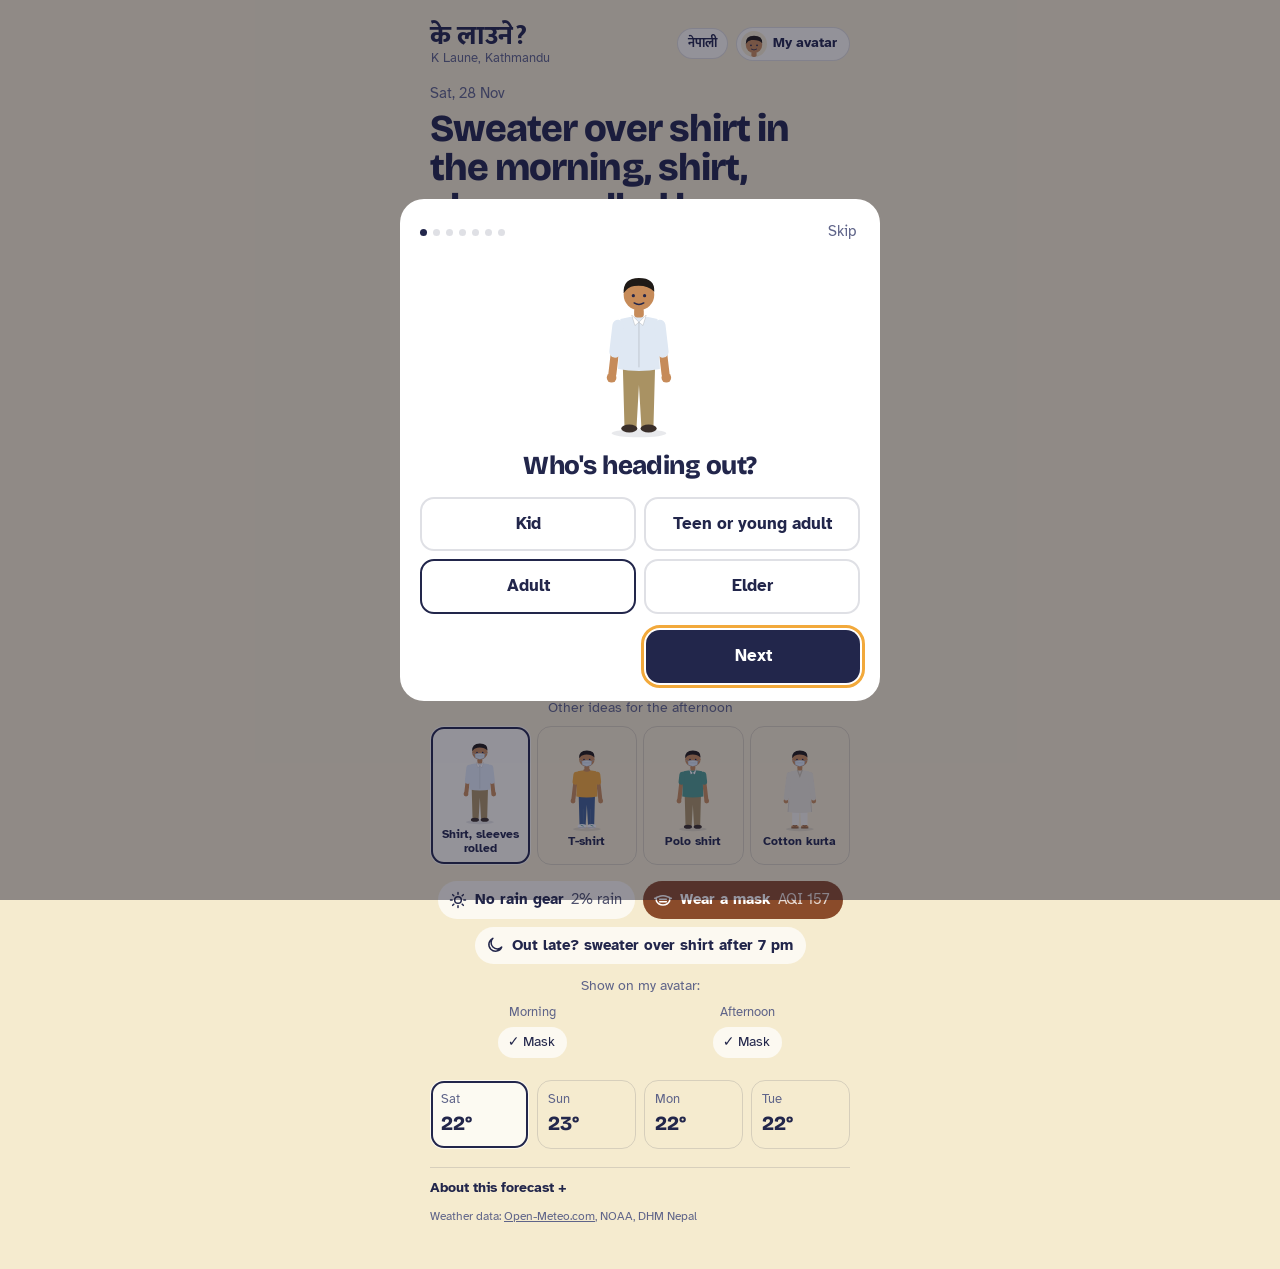
<file: docs/index.html>
<!doctype html>
<html lang="en">
<head>
<meta charset="utf-8">
<meta name="viewport" content="width=device-width, initial-scale=1, viewport-fit=cover">
<title>के लाउने? K Laune — what to wear in Kathmandu</title>
<meta name="description" content="Kathmandu's forecast as an outfit on your own avatar: what to wear in the morning and afternoon, and whether to take an umbrella or raincoat.">
<link rel="manifest" href="manifest.webmanifest">
<meta name="theme-color" content="#1a1d37">
<meta name="apple-mobile-web-app-capable" content="yes">
<meta name="apple-mobile-web-app-title" content="K Laune">
<link rel="apple-touch-icon" href="icons/apple-touch-icon.png">
<link rel="icon" type="image/png" href="icons/icon-192.png">
<link rel="preconnect" href="https://fonts.googleapis.com">
<link rel="preconnect" href="https://fonts.gstatic.com" crossorigin>
<link href="https://fonts.googleapis.com/css2?family=Bricolage+Grotesque:opsz,wght@12..96,600;12..96,800&family=Atkinson+Hyperlegible:wght@400;700&family=Mukta:wght@500;700;800&display=swap" rel="stylesheet">
<link rel="stylesheet" href="style.css">
</head>
<body data-mood="mild">
<main>
  <header>
    <span class="logo" lang="ne">के लाउने?<small id="t-sub">K Laune, Kathmandu</small></span>
    <span class="hdr-right"><span id="badge"></span><button class="lang" id="lang" type="button" aria-label="Change language"></button><button class="me" id="me" type="button"></button></span>
  </header>
  <p class="when" id="when">&nbsp;</p>
  <h1 id="headline">&nbsp;</h1>
  <div class="stage" id="stage" aria-live="polite"></div>
  <div class="ideas" id="ideas"></div>
  <div class="chips" id="chips"></div>
  <div class="wear-row" id="wear"></div>
  <div class="days" id="days" role="group" aria-label="Choose a day"></div>
  <details>
    <summary id="t-about"></summary>
    <p id="conf"></p>
    <p id="updated"></p>
    <p id="t-how"></p>
    <p><button class="theme" id="theme" type="button"></button></p>
  </details>
  <p class="credit"><span id="t-data"></span> <a href="https://open-meteo.com/">Open-Meteo.com</a>, NOAA, DHM Nepal</p>
</main>

<div class="sheet" id="sheet" role="dialog" aria-modal="true" aria-labelledby="q">
  <div class="panel">
    <div class="panel-top"><span class="dots" id="dots"></span><button class="skip" id="skip" type="button"></button></div>
    <div class="preview" id="preview"></div>
    <h2 class="q" id="q"></h2>
    <div id="answers"></div>
    <div class="nav"><button class="back" id="back" type="button"></button><button class="next" id="next" type="button"></button></div>
  </div>
</div>
<script src="app.js"></script>
</body>
</html>
</file>
<file: docs/style.css>
:root{
  --ink:#22264b; --ink-soft:#5f6489; --line:rgba(34,38,75,.14); --card:rgba(255,255,255,.72); --sheet:#ffffff;
  --sky:#e4edf5; --monsoon:#3d6fb6; --marigold:#f2a93b; --floor:rgba(34,38,75,.10);
  --display:"Bricolage Grotesque", "Mukta", "Nirmala UI", system-ui, sans-serif;
  --body:"Atkinson Hyperlegible", "Mukta", "Nirmala UI", system-ui, -apple-system, "Segoe UI", sans-serif;
  box-sizing:border-box;
  padding-top:env(safe-area-inset-top,0px); padding-bottom:env(safe-area-inset-bottom,0px);
}
@media (prefers-color-scheme:dark){
  :root:not([data-theme="light"]){--ink:#eef1ff; --ink-soft:#a9aed6; --line:rgba(238,241,255,.16); --card:rgba(40,44,80,.72); --sheet:#22264a; --floor:rgba(0,0,0,.28)}
}
:root[data-theme="dark"]{--ink:#eef1ff; --ink-soft:#a9aed6; --line:rgba(238,241,255,.16); --card:rgba(40,44,80,.72); --sheet:#22264a; --floor:rgba(0,0,0,.28)}
html{scroll-padding-top:env(safe-area-inset-top,0px)}
*,*::before,*::after{box-sizing:border-box}
body{margin:0; color:var(--ink); font-family:var(--body); font-size:17px; line-height:1.45; background:var(--sky); transition:background-color .6s ease}
body[data-mood="cold"]{--sky:#d9e6f4} body[data-mood="mild"]{--sky:#e2eee2} body[data-mood="warm"]{--sky:#f5ebcf}
body[data-mood="hot"]{--sky:#f8ddc6} body[data-mood="rain"]{--sky:#d5dce8}
:root[data-theme="dark"] body{--sky:#1a1d37}
:root[data-theme="dark"] body[data-mood="hot"],:root[data-theme="dark"] body[data-mood="warm"]{--sky:#2a2134}
:root[data-theme="dark"] body[data-mood="rain"]{--sky:#152031}
main{max-width:460px; margin:0 auto; padding:22px 20px 32px}
header{display:flex; justify-content:space-between; align-items:center; gap:10px}
.logo{font-family:"Mukta", "Nirmala UI", var(--display); font-weight:800; font-size:27px; line-height:1; letter-spacing:0}
.logo small{display:block; margin:3px 0 0 1px; font-family:var(--body); font-weight:400; font-size:13px; color:var(--ink-soft); letter-spacing:0}
.hdr-right{display:flex; align-items:center; gap:8px}
.demo{font-size:12px; padding:2px 8px; border-radius:999px; border:1px solid var(--line); color:var(--ink-soft)}
.lang{border:1px solid var(--line); background:var(--card); color:inherit; font:inherit; font-size:13px; font-weight:700; border-radius:999px; padding:5px 10px; cursor:pointer}
.me{display:inline-flex; align-items:center; gap:6px; border:1px solid var(--line); background:var(--card); color:inherit; font:inherit; font-size:14px; font-weight:700; border-radius:999px; padding:3px 12px 3px 4px; cursor:pointer}
.me svg{width:26px; height:26px; border-radius:50%; background:var(--sky)}
.when{margin:18px 0 0; color:var(--ink-soft); font-size:15px}
h1{font-family:var(--display); font-weight:800; font-size:clamp(28px,8vw,38px); line-height:1.04; letter-spacing:-.025em; margin:4px 0 6px}
.stage{display:flex; justify-content:center; gap:6px; margin:6px -6px 0}
.look{flex:1 1 0; max-width:210px; text-align:center; appearance:none; background:none; border:0; color:inherit; font:inherit; padding:0 0 6px; border-radius:16px; cursor:pointer}
.stage.two .look[aria-pressed="true"]{background:var(--card)}
.ideas{margin:14px 0 0}
.ideas p{margin:0 0 8px; font-size:14px; color:var(--ink-soft); text-align:center}
.idea-row{display:grid; grid-template-columns:repeat(4,1fr); gap:6px}
.idea{appearance:none; border:1px solid var(--line); background:transparent; color:inherit; font:inherit; border-radius:14px; padding:4px 4px 8px; cursor:pointer; min-width:0}
.idea svg{display:block; width:100%; height:96px}
.idea span{display:block; font-size:12px; line-height:1.2; font-weight:700}
.idea[aria-pressed="true"]{background:var(--card); border-color:transparent; box-shadow:0 0 0 2px var(--ink) inset}
.look svg{display:block; width:100%; height:auto; max-height:300px}
.look .time{font-size:14px; color:var(--ink-soft)}
.look .temp{font-family:var(--display); font-weight:800; font-size:34px; line-height:1}
.look .feel{font-size:13px; color:var(--ink-soft)}
.look .wear{font-weight:700; font-size:15px}
.arrow{align-self:center; color:var(--ink-soft); font-size:22px; margin-top:-70px}
@media (prefers-reduced-motion:no-preference){
  .look.enter svg{animation:pop .5s cubic-bezier(.2,.9,.3,1.2) both}
  .look.enter + .arrow + .look.enter svg{animation-delay:.12s}
  @keyframes pop{from{opacity:0; transform:translateY(10px) scale(.96)}to{opacity:1; transform:none}}
}
.chips{display:flex; flex-wrap:wrap; justify-content:center; gap:8px; margin:16px 0 22px}
.chip{display:inline-flex; align-items:center; gap:7px; padding:8px 13px 8px 10px; border-radius:999px; background:var(--card); font-weight:700; font-size:15px}
.chip svg{width:20px; height:20px; stroke:currentColor; fill:none; stroke-width:1.8; stroke-linecap:round; stroke-linejoin:round}
.chip.wet{background:var(--monsoon); color:#fff}
.chip.warn{background:#8a4b2a; color:#fff}
.chip .sub{font-weight:400; opacity:.8}
.wear-row{display:grid; grid-template-columns:1fr; gap:6px 10px; margin:-10px 0 22px; font-size:14px; color:var(--ink-soft); text-align:center}
.wear-row.two{grid-template-columns:1fr 1fr}
.wear-row:empty{display:none}
.wear-row p{grid-column:1 / -1; margin:0}
.wear-cell{display:flex; flex-wrap:wrap; justify-content:center; align-items:center; gap:6px}
.wear-cell span{width:100%; font-size:13px}
.wear{appearance:none; border:1px solid var(--line); background:transparent; color:inherit; font:inherit; font-size:14px; border-radius:999px; padding:4px 11px 4px 9px; cursor:pointer}
.wear::before{content:"○ "}
.wear[aria-pressed="true"]{color:var(--ink); background:var(--card); border-color:transparent}
.wear[aria-pressed="true"]::before{content:"✓ "}
.days{display:grid; grid-template-columns:repeat(3,1fr); gap:8px; margin:0 0 18px}
.day{appearance:none; border:1px solid var(--line); background:transparent; color:inherit; font:inherit; padding:9px 10px 10px; border-radius:14px; cursor:pointer; text-align:left; min-width:0}
.day[aria-pressed="true"]{background:var(--card); border-color:transparent; box-shadow:0 0 0 2px var(--ink) inset}
.day .d{display:block; font-size:13px; color:var(--ink-soft)}
.day .t{font-family:var(--display); font-weight:800; font-size:20px}
.day .u{font-size:14px; margin-left:4px}
button:focus-visible,summary:focus-visible{outline:3px solid var(--marigold); outline-offset:2px}
details{border-top:1px solid var(--line); padding-top:10px; font-size:14px; color:var(--ink-soft)}
summary{cursor:pointer; color:var(--ink); font-weight:700; list-style:none}
summary::-webkit-details-marker{display:none}
summary::after{content:" +"} details[open] summary::after{content:" −"}
details p{margin:8px 0}
.theme{background:none; border:1px solid var(--line); color:inherit; font:inherit; font-size:13px; border-radius:999px; padding:3px 10px; cursor:pointer}
.credit{font-size:12px; color:var(--ink-soft); margin-top:10px}
.credit a,details a{color:inherit}

/* ---- Make-your-avatar sheet ---- */
.sheet{position:fixed; inset:0; z-index:10; display:none; background:rgba(20,22,45,.45); padding:env(safe-area-inset-top,0px) 0 0}
.sheet.open{display:flex; align-items:flex-end; justify-content:center}
.panel{background:var(--sheet); width:100%; max-width:480px; max-height:100%; overflow:auto; border-radius:24px 24px 0 0;
  padding:18px 20px calc(18px + env(safe-area-inset-bottom,0px))}
@media (min-width:560px){.sheet.open{align-items:center} .panel{border-radius:24px}}
.panel-top{display:flex; justify-content:space-between; align-items:center}
.dots{display:flex; gap:6px}
.dots i{width:7px; height:7px; border-radius:50%; background:var(--line)}
.dots i.on{background:var(--ink)}
.skip{background:none; border:0; color:var(--ink-soft); font:inherit; font-size:15px; cursor:pointer; padding:4px}
.preview{display:flex; justify-content:center; height:190px; margin:6px 0 4px}
.preview svg{height:100%; width:auto}
.q{font-family:var(--display); font-weight:800; font-size:26px; letter-spacing:-.02em; margin:0 0 12px; text-align:center}
.opts{display:grid; grid-template-columns:1fr 1fr; gap:8px; margin:0 0 16px}
.opt{appearance:none; border:2px solid var(--line); background:transparent; color:inherit; font:inherit; font-weight:700; padding:13px 10px; border-radius:14px; cursor:pointer; text-align:center}
.opt small{display:block; font-weight:400; font-size:13px; color:var(--ink-soft)}
.opt[aria-pressed="true"]{border-color:var(--ink); background:var(--card)}
.glabel{margin:4px 0 8px; font-weight:700; font-size:14px; color:var(--ink-soft); text-align:center}
.swatches{display:flex; justify-content:center; gap:10px; margin:0 0 16px; flex-wrap:wrap}
.sw{width:44px; height:44px; border-radius:50%; border:3px solid transparent; cursor:pointer; box-shadow:0 0 0 1px var(--line)}
.sw[aria-pressed="true"]{border-color:var(--ink)}
.nav{display:flex; gap:10px}
.nav button{flex:1; font:inherit; font-weight:700; padding:13px; border-radius:14px; cursor:pointer}
.back{background:transparent; border:1px solid var(--line); color:inherit}
.next{background:var(--ink); color:var(--sheet); border:0}
</file>
